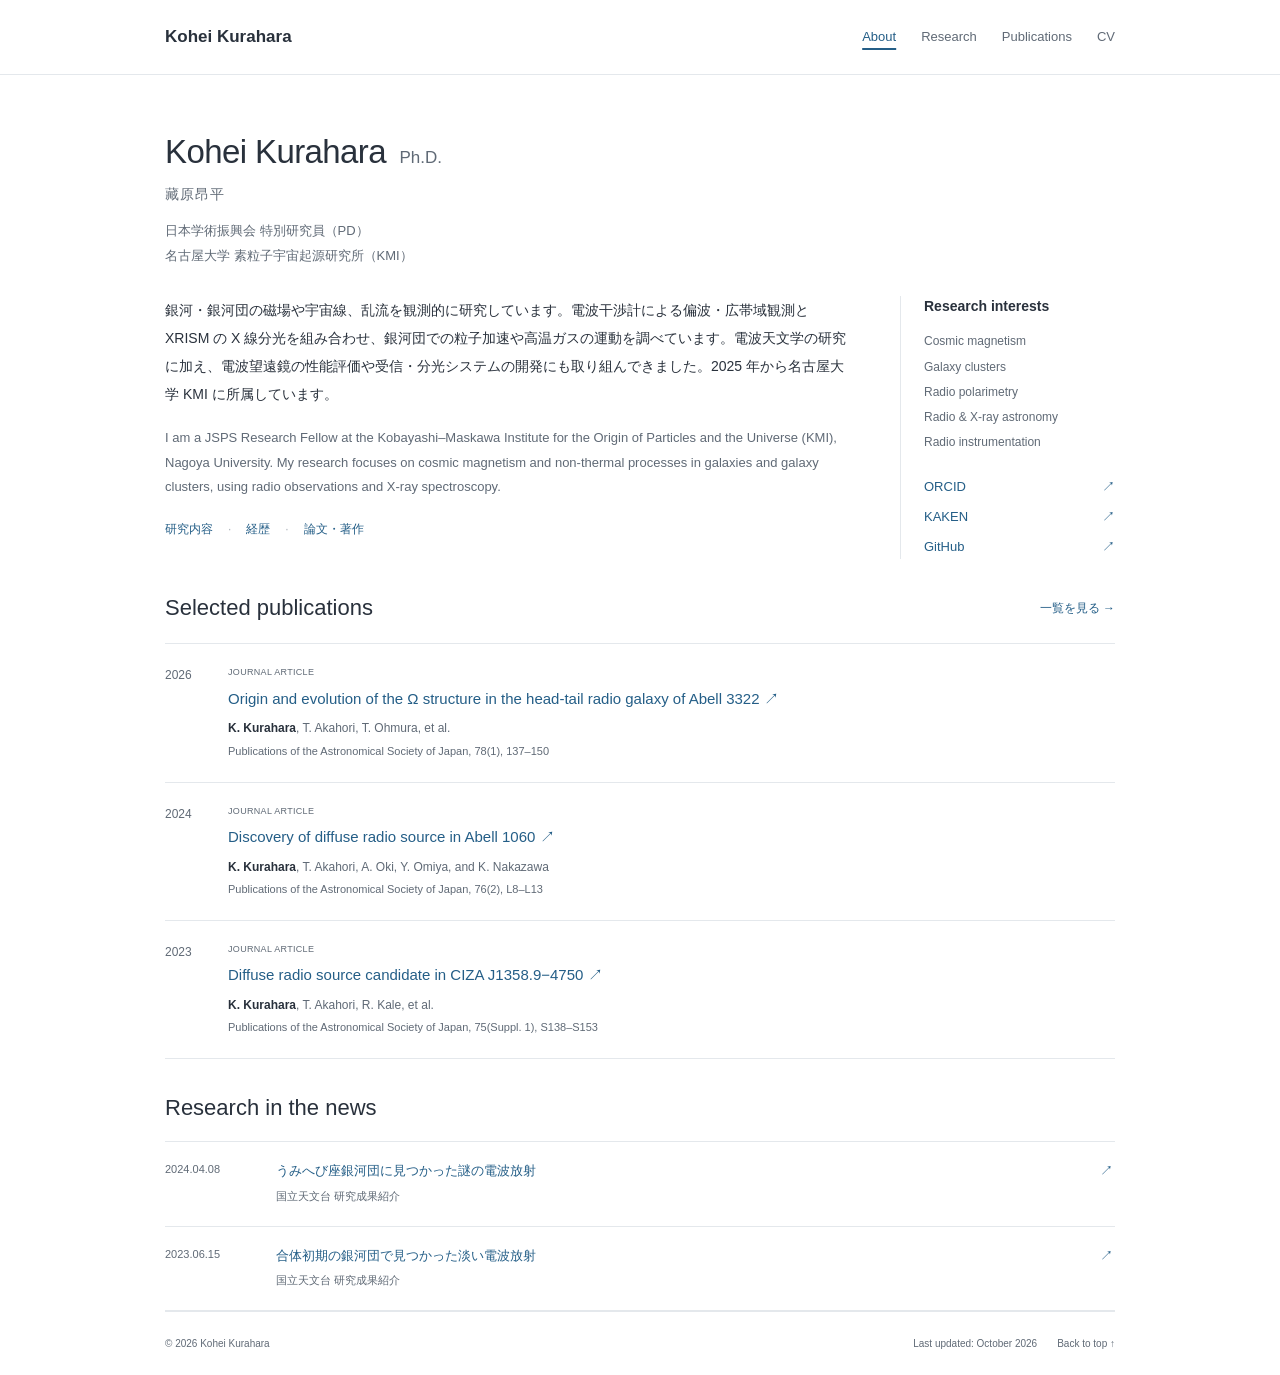
<file: index.html>
<!doctype html>
<html lang="ja">
  <head>
    <meta charset="utf-8" />
    <meta name="viewport" content="width=device-width, initial-scale=1" />
    <meta
      name="description"
      content="Kohei Kurahara — 名古屋大学KMI・日本学術振興会特別研究員（PD）。宇宙磁場、銀河団、電波・X線観測。"
    />
    <meta name="theme-color" content="#ffffff" />
    <meta property="og:type" content="website" />
    <meta property="og:title" content="Kohei Kurahara | Astrophysics" />
    <meta
      property="og:description"
      content="Kohei Kurahara の研究、経歴、論文、連絡先。"
    />
    <meta property="og:url" content="https://kurahrkh.github.io/" />
    <link rel="canonical" href="https://kurahrkh.github.io/" />
    <title>Kohei Kurahara | Astrophysics</title>
    <link rel="icon" href="favicon.svg" type="image/svg+xml" />
    <link rel="stylesheet" href="style.css" />
    <script src="script.js" defer></script>
  </head>
  <body>
    <a class="skip-link" href="#main">本文へ移動</a>
    <header class="site-header">
      <div class="header-inner">
        <a class="wordmark" href="index.html">Kohei Kurahara</a
        ><button
          class="menu-toggle"
          type="button"
          aria-controls="navigation"
          aria-expanded="false"
        >
          Menu <span aria-hidden="true">＋</span>
        </button>
        <nav
          id="navigation"
          class="navigation"
          aria-label="メインナビゲーション"
        >
          <a href="index.html" aria-current="page">About</a
          ><a href="research.html">Research</a
          ><a href="publications.html">Publications</a><a href="cv.html">CV</a>
        </nav>
      </div>
    </header>
    <main id="main">
      <section
        class="profile-overview container"
        id="about"
        aria-labelledby="profile-title"
      >
        <div class="profile-heading">
          <h1 id="profile-title">Kohei Kurahara <span>Ph.D.</span></h1>
          <p class="profile-name-ja" lang="ja">藏原昂平</p>
          <p class="position">
            日本学術振興会 特別研究員（PD）<br />名古屋大学
            素粒子宇宙起源研究所（KMI）
          </p>
        </div>
        <div class="profile-layout">
          <div class="biography">
            <p>
              銀河・銀河団の磁場や宇宙線、乱流を観測的に研究しています。電波干渉計による偏波・広帯域観測と
              XRISM の X
              線分光を組み合わせ、銀河団での粒子加速や高温ガスの運動を調べています。電波天文学の研究に加え、電波望遠鏡の性能評価や受信・分光システムの開発にも取り組んできました。2025
              年から名古屋大学 KMI に所属しています。
            </p>
            <p class="english-summary" lang="en">
              I am a JSPS Research Fellow at the Kobayashi–Maskawa Institute for
              the Origin of Particles and the Universe (KMI), Nagoya University.
              My research focuses on cosmic magnetism and non-thermal processes
              in galaxies and galaxy clusters, using radio observations and
              X-ray spectroscopy.
            </p>
            <p class="inline-links">
              <a href="research.html">研究内容</a><span>·</span
              ><a href="cv.html">経歴</a><span>·</span
              ><a href="publications.html">論文・著作</a>
            </p>
          </div>
          <aside class="profile-aside" aria-label="研究分野と外部プロフィール">
            <h2>Research interests</h2>
            <ul>
              <li>Cosmic magnetism</li>
              <li>Galaxy clusters</li>
              <li>Radio polarimetry</li>
              <li>Radio & X-ray astronomy</li>
              <li>Radio instrumentation</li>
            </ul>
            <div class="external-profiles">
              <a
                href="https://orcid.org/0000-0003-2955-1239"
                target="_blank"
                rel="noopener noreferrer"
                >ORCID <span aria-hidden="true">↗</span
                ><span class="sr-only">（新しいタブ）</span></a
              ><a
                href="https://kaken.nii.ac.jp/grant/KAKENHI-PROJECT-25KJ0162/"
                target="_blank"
                rel="noopener noreferrer"
                >KAKEN <span aria-hidden="true">↗</span
                ><span class="sr-only">（新しいタブ）</span></a
              ><a
                href="https://github.com/kurahrkh"
                target="_blank"
                rel="noopener noreferrer"
                >GitHub <span aria-hidden="true">↗</span
                ><span class="sr-only">（新しいタブ）</span></a
              >
            </div>
          </aside>
        </div>
      </section>
      <section class="home-section container" aria-labelledby="selected-title">
        <div class="section-heading">
          <h2 id="selected-title">Selected publications</h2>
          <a href="publications.html">一覧を見る →</a>
        </div>
        <ol class="publication-list">
          <li>
            <span class="pub-year">2026</span>
            <div>
              <span class="pub-type">JOURNAL ARTICLE</span>
              <h4>
                <a
                  href="https://doi.org/10.1093/pasj/psaf128"
                  target="_blank"
                  rel="noopener noreferrer"
                  >Origin and evolution of the Ω structure in the head-tail
                  radio galaxy of Abell 3322 <span aria-hidden="true">↗</span
                  ><span class="sr-only">（新しいタブ）</span></a
                >
              </h4>
              <p><strong>K. Kurahara</strong>, T. Akahori, T. Ohmura, et al.</p>
              <p class="pub-journal">
                Publications of the Astronomical Society of Japan, 78(1),
                137–150
              </p>
            </div>
          </li>
          <li>
            <span class="pub-year">2024</span>
            <div>
              <span class="pub-type">JOURNAL ARTICLE</span>
              <h4>
                <a
                  href="https://doi.org/10.1093/pasj/psae011"
                  target="_blank"
                  rel="noopener noreferrer"
                  >Discovery of diffuse radio source in Abell 1060
                  <span aria-hidden="true">↗</span
                  ><span class="sr-only">（新しいタブ）</span></a
                >
              </h4>
              <p>
                <strong>K. Kurahara</strong>, T. Akahori, A. Oki, Y. Omiya, and
                K. Nakazawa
              </p>
              <p class="pub-journal">
                Publications of the Astronomical Society of Japan, 76(2), L8–L13
              </p>
            </div>
          </li>
          <li>
            <span class="pub-year">2023</span>
            <div>
              <span class="pub-type">JOURNAL ARTICLE</span>
              <h4>
                <a
                  href="https://doi.org/10.1093/pasj/psac098"
                  target="_blank"
                  rel="noopener noreferrer"
                  >Diffuse radio source candidate in CIZA J1358.9−4750
                  <span aria-hidden="true">↗</span
                  ><span class="sr-only">（新しいタブ）</span></a
                >
              </h4>
              <p><strong>K. Kurahara</strong>, T. Akahori, R. Kale, et al.</p>
              <p class="pub-journal">
                Publications of the Astronomical Society of Japan, 75(Suppl. 1),
                S138–S153
              </p>
            </div>
          </li>
        </ol>
      </section>
      <section class="home-section container" aria-labelledby="news-title">
        <h2 id="news-title">Research in the news</h2>
        <div class="news-list">
          <a
            href="https://www.nao.ac.jp/news/science/2024/20240408-mizusawa.html"
            target="_blank"
            rel="noopener noreferrer"
            ><time datetime="2024-04-08">2024.04.08</time
            ><span
              >うみへび座銀河団に見つかった謎の電波放射<br /><small
                >国立天文台 研究成果紹介</small
              ></span
            ><span aria-hidden="true">↗</span
            ><span class="sr-only">（新しいタブ）</span></a
          ><a
            href="https://www.nao.ac.jp/news/science/2023/20230615-mizusawa.html"
            target="_blank"
            rel="noopener noreferrer"
            ><time datetime="2023-06-15">2023.06.15</time
            ><span
              >合体初期の銀河団で見つかった淡い電波放射<br /><small
                >国立天文台 研究成果紹介</small
              ></span
            ><span aria-hidden="true">↗</span
            ><span class="sr-only">（新しいタブ）</span></a
          >
        </div>
      </section>
    </main>
    <footer class="site-footer container">
      <p>© <span id="year">2026</span> Kohei Kurahara</p>
      <p>Last updated: October 2026</p>
      <a href="#main">Back to top ↑</a>
    </footer>
  </body>
</html>
</file>
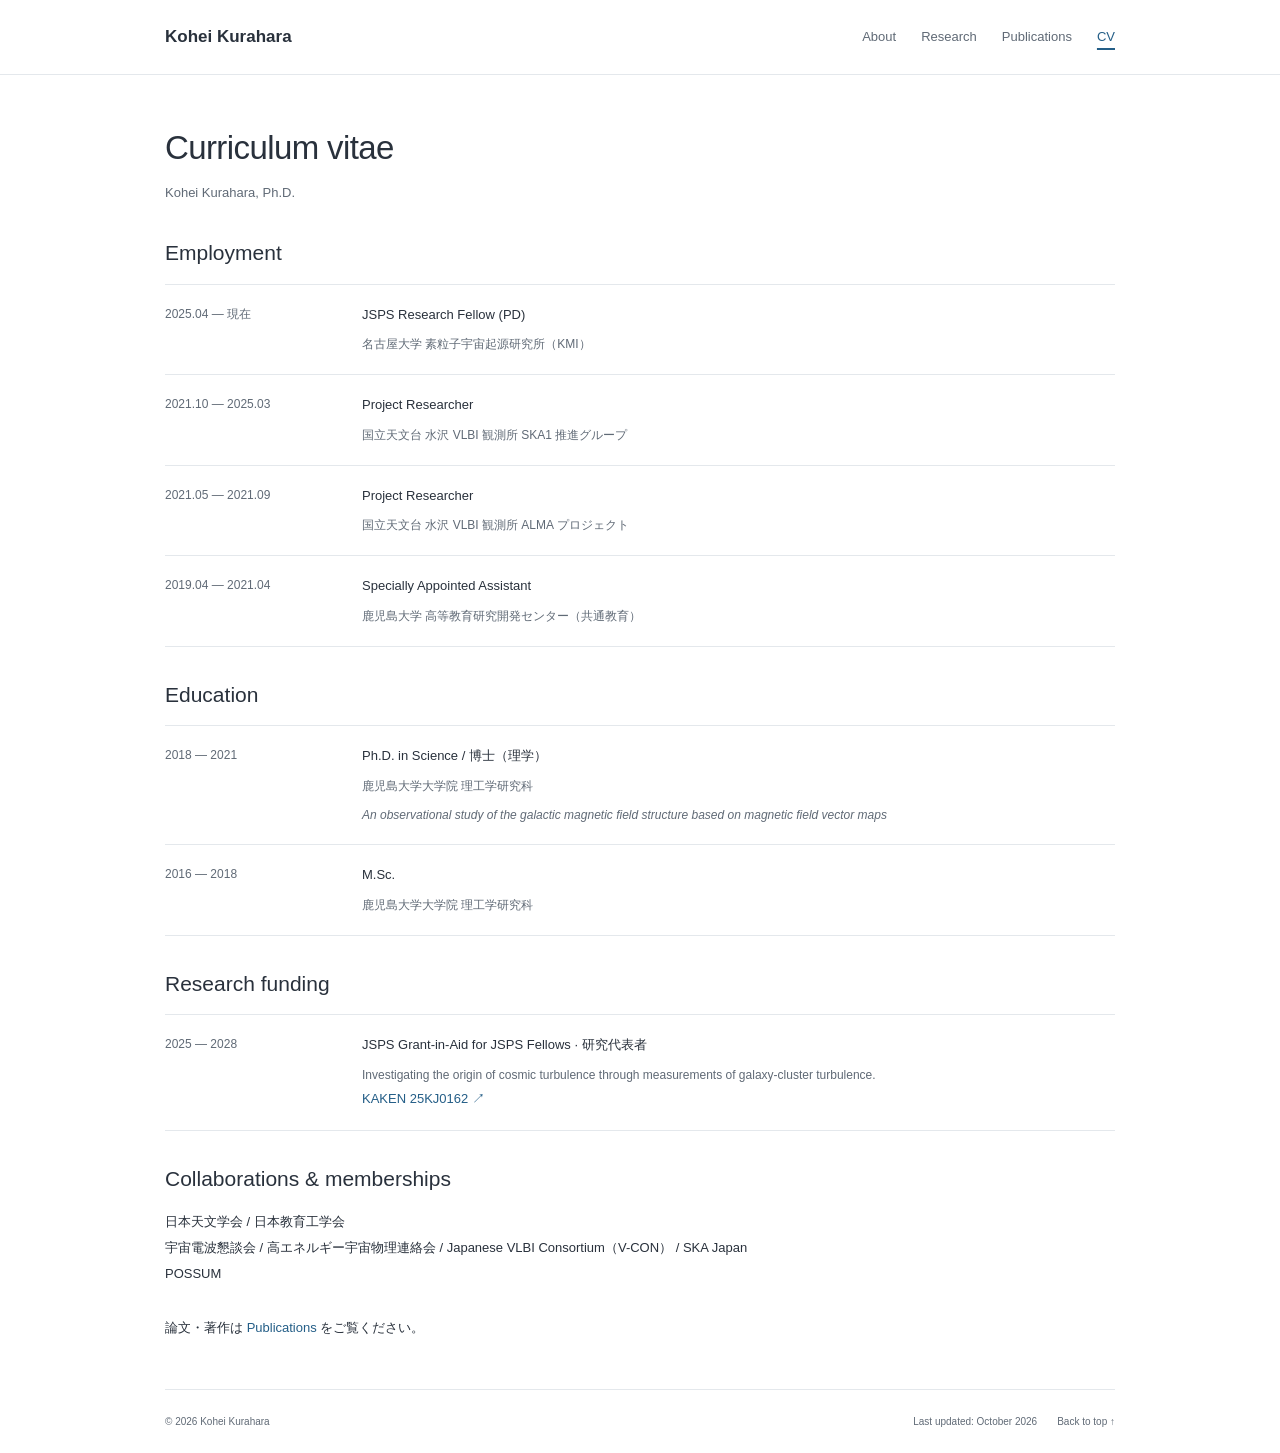
<file: cv.html>
<!doctype html>
<html lang="ja">
  <head>
    <meta charset="utf-8" />
    <meta name="viewport" content="width=device-width, initial-scale=1" />
    <meta
      name="description"
      content="Kohei Kurahara — 名古屋大学KMI・日本学術振興会特別研究員（PD）。宇宙磁場、銀河団、電波・X線観測。"
    />
    <meta name="theme-color" content="#ffffff" />
    <meta property="og:type" content="website" />
    <meta property="og:title" content="CV | Kohei Kurahara" />
    <meta
      property="og:description"
      content="Kohei Kurahara の研究、経歴、論文、連絡先。"
    />
    <meta property="og:url" content="https://kurahrkh.github.io/cv.html" />
    <link rel="canonical" href="https://kurahrkh.github.io/cv.html" />
    <title>CV | Kohei Kurahara</title>
    <link rel="icon" href="favicon.svg" type="image/svg+xml" />
    <link rel="stylesheet" href="style.css" />
    <script src="script.js" defer></script>
  </head>
  <body>
    <a class="skip-link" href="#main">本文へ移動</a>
    <header class="site-header">
      <div class="header-inner">
        <a class="wordmark" href="index.html">Kohei Kurahara</a
        ><button
          class="menu-toggle"
          type="button"
          aria-controls="navigation"
          aria-expanded="false"
        >
          Menu <span aria-hidden="true">＋</span>
        </button>
        <nav
          id="navigation"
          class="navigation"
          aria-label="メインナビゲーション"
        >
          <a href="index.html">About</a><a href="research.html">Research</a
          ><a href="publications.html">Publications</a
          ><a href="cv.html" aria-current="page">CV</a>
        </nav>
      </div>
    </header>
    <main id="main">
      <section class="document-page container" aria-labelledby="cv-title">
        <h1 id="cv-title">Curriculum vitae</h1>
        <p class="page-description">Kohei Kurahara, Ph.D.</p>
        <h2>Employment</h2>
        <dl class="cv-list">
          <div>
            <dt>2025.04 — 現在</dt>
            <dd>
              <strong>JSPS Research Fellow (PD)</strong>
              <p>名古屋大学 素粒子宇宙起源研究所（KMI）</p>
            </dd>
          </div>
          <div>
            <dt>2021.10 — 2025.03</dt>
            <dd>
              <strong>Project Researcher</strong>
              <p>国立天文台 水沢 VLBI 観測所 SKA1 推進グループ</p>
            </dd>
          </div>
          <div>
            <dt>2021.05 — 2021.09</dt>
            <dd>
              <strong>Project Researcher</strong>
              <p>国立天文台 水沢 VLBI 観測所 ALMA プロジェクト</p>
            </dd>
          </div>
          <div>
            <dt>2019.04 — 2021.04</dt>
            <dd>
              <strong>Specially Appointed Assistant</strong>
              <p>鹿児島大学 高等教育研究開発センター（共通教育）</p>
            </dd>
          </div>
        </dl>
        <h2>Education</h2>
        <dl class="cv-list">
          <div>
            <dt>2018 — 2021</dt>
            <dd>
              <strong>Ph.D. in Science / 博士（理学）</strong>
              <p>鹿児島大学大学院 理工学研究科</p>
              <p class="thesis" lang="en">
                An observational study of the galactic magnetic field structure
                based on magnetic field vector maps
              </p>
            </dd>
          </div>
          <div>
            <dt>2016 — 2018</dt>
            <dd>
              <strong>M.Sc.</strong>
              <p>鹿児島大学大学院 理工学研究科</p>
            </dd>
          </div>
        </dl>
        <h2>Research funding</h2>
        <dl class="cv-list">
          <div>
            <dt>2025 — 2028</dt>
            <dd>
              <strong>JSPS Grant-in-Aid for JSPS Fellows · 研究代表者</strong>
              <p>
                Investigating the origin of cosmic turbulence through
                measurements of galaxy-cluster turbulence.
              </p>
              <a
                href="https://kaken.nii.ac.jp/grant/KAKENHI-PROJECT-25KJ0162/"
                target="_blank"
                rel="noopener noreferrer"
                >KAKEN 25KJ0162 ↗<span class="sr-only">（新しいタブ）</span></a
              >
            </dd>
          </div>
        </dl>
        <h2>Collaborations & memberships</h2>
        <p class="cv-text">
          日本天文学会 / 日本教育工学会<br />宇宙電波懇談会 /
          高エネルギー宇宙物理連絡会 / Japanese VLBI Consortium（V-CON） / SKA
          Japan<br />POSSUM
        </p>
        <p class="cv-note">
          論文・著作は
          <a href="publications.html">Publications</a> をご覧ください。
        </p>
      </section>
    </main>
    <footer class="site-footer container">
      <p>© <span id="year">2026</span> Kohei Kurahara</p>
      <p>Last updated: October 2026</p>
      <a href="#main">Back to top ↑</a>
    </footer>
  </body>
</html>
</file>
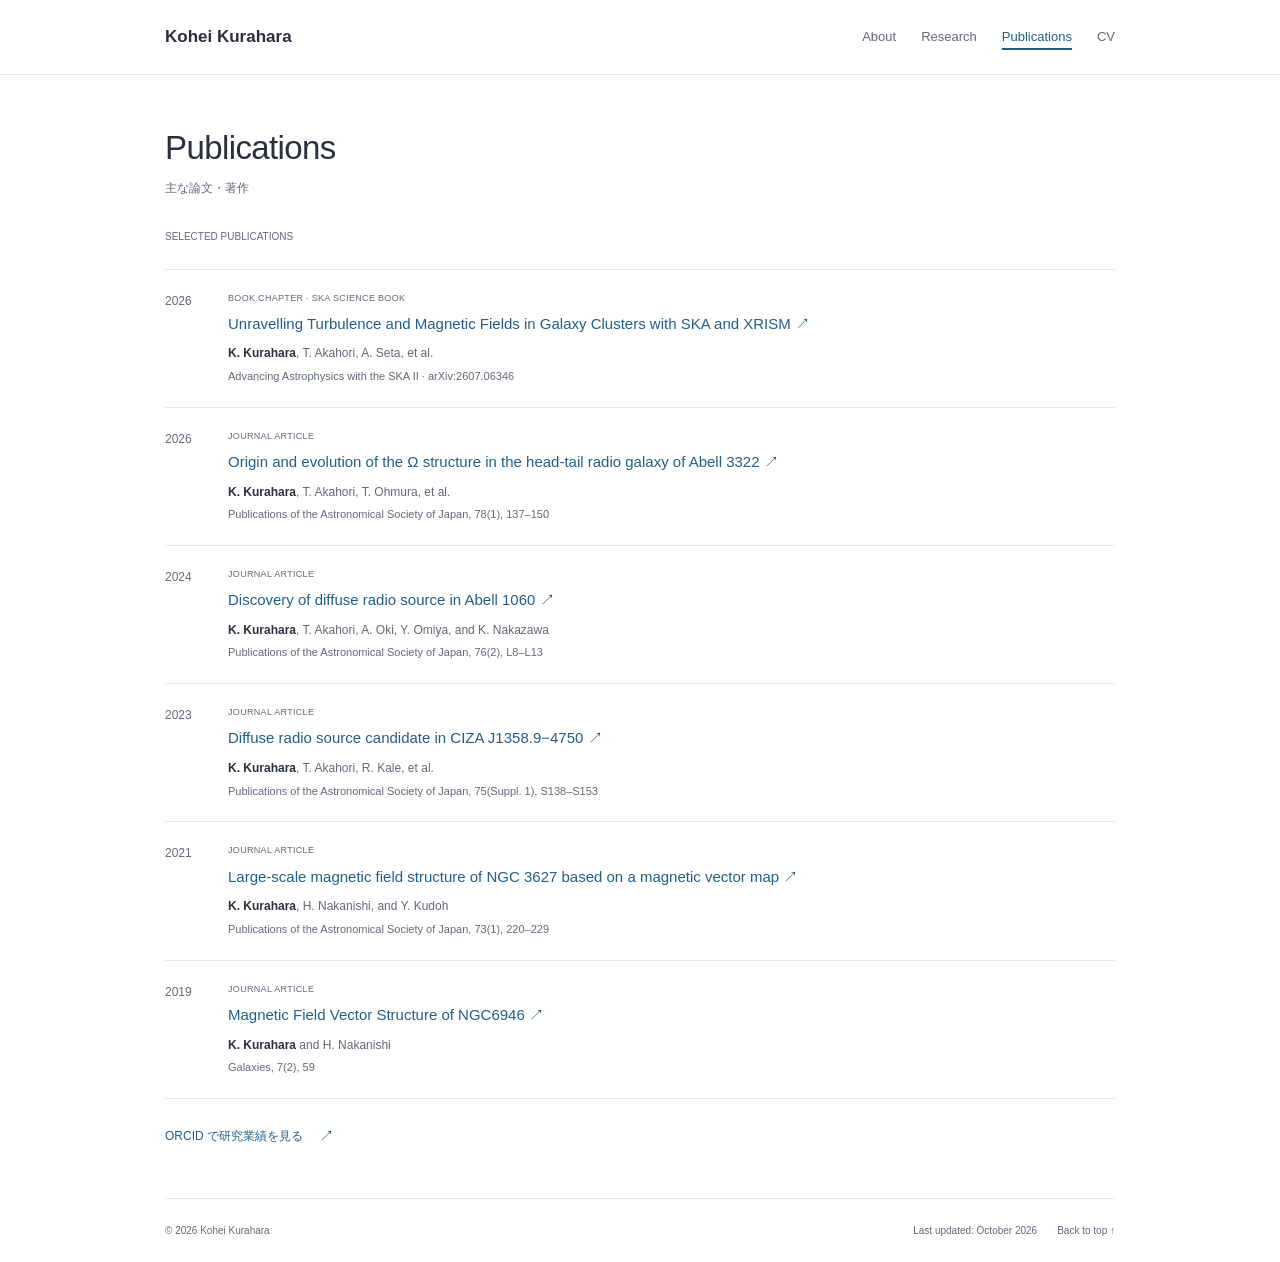
<file: publications.html>
<!doctype html>
<html lang="ja">
  <head>
    <meta charset="utf-8" />
    <meta name="viewport" content="width=device-width, initial-scale=1" />
    <meta
      name="description"
      content="Kohei Kurahara — 名古屋大学KMI・日本学術振興会特別研究員（PD）。宇宙磁場、銀河団、電波・X線観測。"
    />
    <meta name="theme-color" content="#ffffff" />
    <meta property="og:type" content="website" />
    <meta property="og:title" content="Publications | Kohei Kurahara" />
    <meta
      property="og:description"
      content="Kohei Kurahara の研究、経歴、論文、連絡先。"
    />
    <meta
      property="og:url"
      content="https://kurahrkh.github.io/publications.html"
    />
    <link rel="canonical" href="https://kurahrkh.github.io/publications.html" />
    <title>Publications | Kohei Kurahara</title>
    <link rel="icon" href="favicon.svg" type="image/svg+xml" />
    <link rel="stylesheet" href="style.css" />
    <script src="script.js" defer></script>
  </head>
  <body>
    <a class="skip-link" href="#main">本文へ移動</a>
    <header class="site-header">
      <div class="header-inner">
        <a class="wordmark" href="index.html">Kohei Kurahara</a
        ><button
          class="menu-toggle"
          type="button"
          aria-controls="navigation"
          aria-expanded="false"
        >
          Menu <span aria-hidden="true">＋</span>
        </button>
        <nav
          id="navigation"
          class="navigation"
          aria-label="メインナビゲーション"
        >
          <a href="index.html">About</a><a href="research.html">Research</a
          ><a href="publications.html" aria-current="page">Publications</a
          ><a href="cv.html">CV</a>
        </nav>
      </div>
    </header>
    <main id="main">
      <section
        class="section"
        id="publications"
        aria-labelledby="publications-title"
      >
        <div class="container section-layout">
          <div class="section-label">
            <h1 id="publications-title">Publications</h1>
            <span class="section-ja">主な論文・著作</span>
          </div>
          <div class="section-body">
            <div class="publication-heading">
              <span class="small-label">SELECTED PUBLICATIONS</span>
            </div>
            <ol class="publication-list">
              <li>
                <span class="pub-year">2026</span>
                <div>
                  <span class="pub-type">BOOK CHAPTER · SKA SCIENCE BOOK</span>
                  <h4>
                    <a
                      href="https://arxiv.org/abs/2607.06346"
                      target="_blank"
                      rel="noopener noreferrer"
                      >Unravelling Turbulence and Magnetic Fields in Galaxy
                      Clusters with SKA and XRISM
                      <span aria-hidden="true">↗</span
                      ><span class="sr-only">（新しいタブ）</span></a
                    >
                  </h4>
                  <p>
                    <strong>K. Kurahara</strong>, T. Akahori, A. Seta, et al.
                  </p>
                  <p class="pub-journal">
                    Advancing Astrophysics with the SKA II · arXiv:2607.06346
                  </p>
                </div>
              </li>
              <li>
                <span class="pub-year">2026</span>
                <div>
                  <span class="pub-type">JOURNAL ARTICLE</span>
                  <h4>
                    <a
                      href="https://doi.org/10.1093/pasj/psaf128"
                      target="_blank"
                      rel="noopener noreferrer"
                      >Origin and evolution of the Ω structure in the head-tail
                      radio galaxy of Abell 3322
                      <span aria-hidden="true">↗</span
                      ><span class="sr-only">（新しいタブ）</span></a
                    >
                  </h4>
                  <p>
                    <strong>K. Kurahara</strong>, T. Akahori, T. Ohmura, et al.
                  </p>
                  <p class="pub-journal">
                    Publications of the Astronomical Society of Japan, 78(1),
                    137–150
                  </p>
                </div>
              </li>
              <li>
                <span class="pub-year">2024</span>
                <div>
                  <span class="pub-type">JOURNAL ARTICLE</span>
                  <h4>
                    <a
                      href="https://doi.org/10.1093/pasj/psae011"
                      target="_blank"
                      rel="noopener noreferrer"
                      >Discovery of diffuse radio source in Abell 1060
                      <span aria-hidden="true">↗</span
                      ><span class="sr-only">（新しいタブ）</span></a
                    >
                  </h4>
                  <p>
                    <strong>K. Kurahara</strong>, T. Akahori, A. Oki, Y. Omiya,
                    and K. Nakazawa
                  </p>
                  <p class="pub-journal">
                    Publications of the Astronomical Society of Japan, 76(2),
                    L8–L13
                  </p>
                </div>
              </li>
              <li>
                <span class="pub-year">2023</span>
                <div>
                  <span class="pub-type">JOURNAL ARTICLE</span>
                  <h4>
                    <a
                      href="https://doi.org/10.1093/pasj/psac098"
                      target="_blank"
                      rel="noopener noreferrer"
                      >Diffuse radio source candidate in CIZA J1358.9−4750
                      <span aria-hidden="true">↗</span
                      ><span class="sr-only">（新しいタブ）</span></a
                    >
                  </h4>
                  <p>
                    <strong>K. Kurahara</strong>, T. Akahori, R. Kale, et al.
                  </p>
                  <p class="pub-journal">
                    Publications of the Astronomical Society of Japan, 75(Suppl.
                    1), S138–S153
                  </p>
                </div>
              </li>
              <li>
                <span class="pub-year">2021</span>
                <div>
                  <span class="pub-type">JOURNAL ARTICLE</span>
                  <h4>
                    <a
                      href="https://doi.org/10.1093/pasj/psaa116"
                      target="_blank"
                      rel="noopener noreferrer"
                      >Large-scale magnetic field structure of NGC 3627 based on
                      a magnetic vector map <span aria-hidden="true">↗</span
                      ><span class="sr-only">（新しいタブ）</span></a
                    >
                  </h4>
                  <p>
                    <strong>K. Kurahara</strong>, H. Nakanishi, and Y. Kudoh
                  </p>
                  <p class="pub-journal">
                    Publications of the Astronomical Society of Japan, 73(1),
                    220–229
                  </p>
                </div>
              </li>
              <li>
                <span class="pub-year">2019</span>
                <div>
                  <span class="pub-type">JOURNAL ARTICLE</span>
                  <h4>
                    <a
                      href="https://doi.org/10.3390/galaxies7020059"
                      target="_blank"
                      rel="noopener noreferrer"
                      >Magnetic Field Vector Structure of NGC6946
                      <span aria-hidden="true">↗</span
                      ><span class="sr-only">（新しいタブ）</span></a
                    >
                  </h4>
                  <p><strong>K. Kurahara</strong> and H. Nakanishi</p>
                  <p class="pub-journal">Galaxies, 7(2), 59</p>
                </div>
              </li>
            </ol>
            <a
              class="text-link more-publications"
              href="https://orcid.org/0000-0003-2955-1239"
              target="_blank"
              rel="noopener noreferrer"
              >ORCID で研究業績を見る
              <span class="link-arrow" aria-hidden="true">↗</span
              ><span class="sr-only">（新しいタブ）</span></a
            >
          </div>
        </div>
      </section>
    </main>
    <footer class="site-footer container">
      <p>© <span id="year">2026</span> Kohei Kurahara</p>
      <p>Last updated: October 2026</p>
      <a href="#main">Back to top ↑</a>
    </footer>
  </body>
</html>
</file>
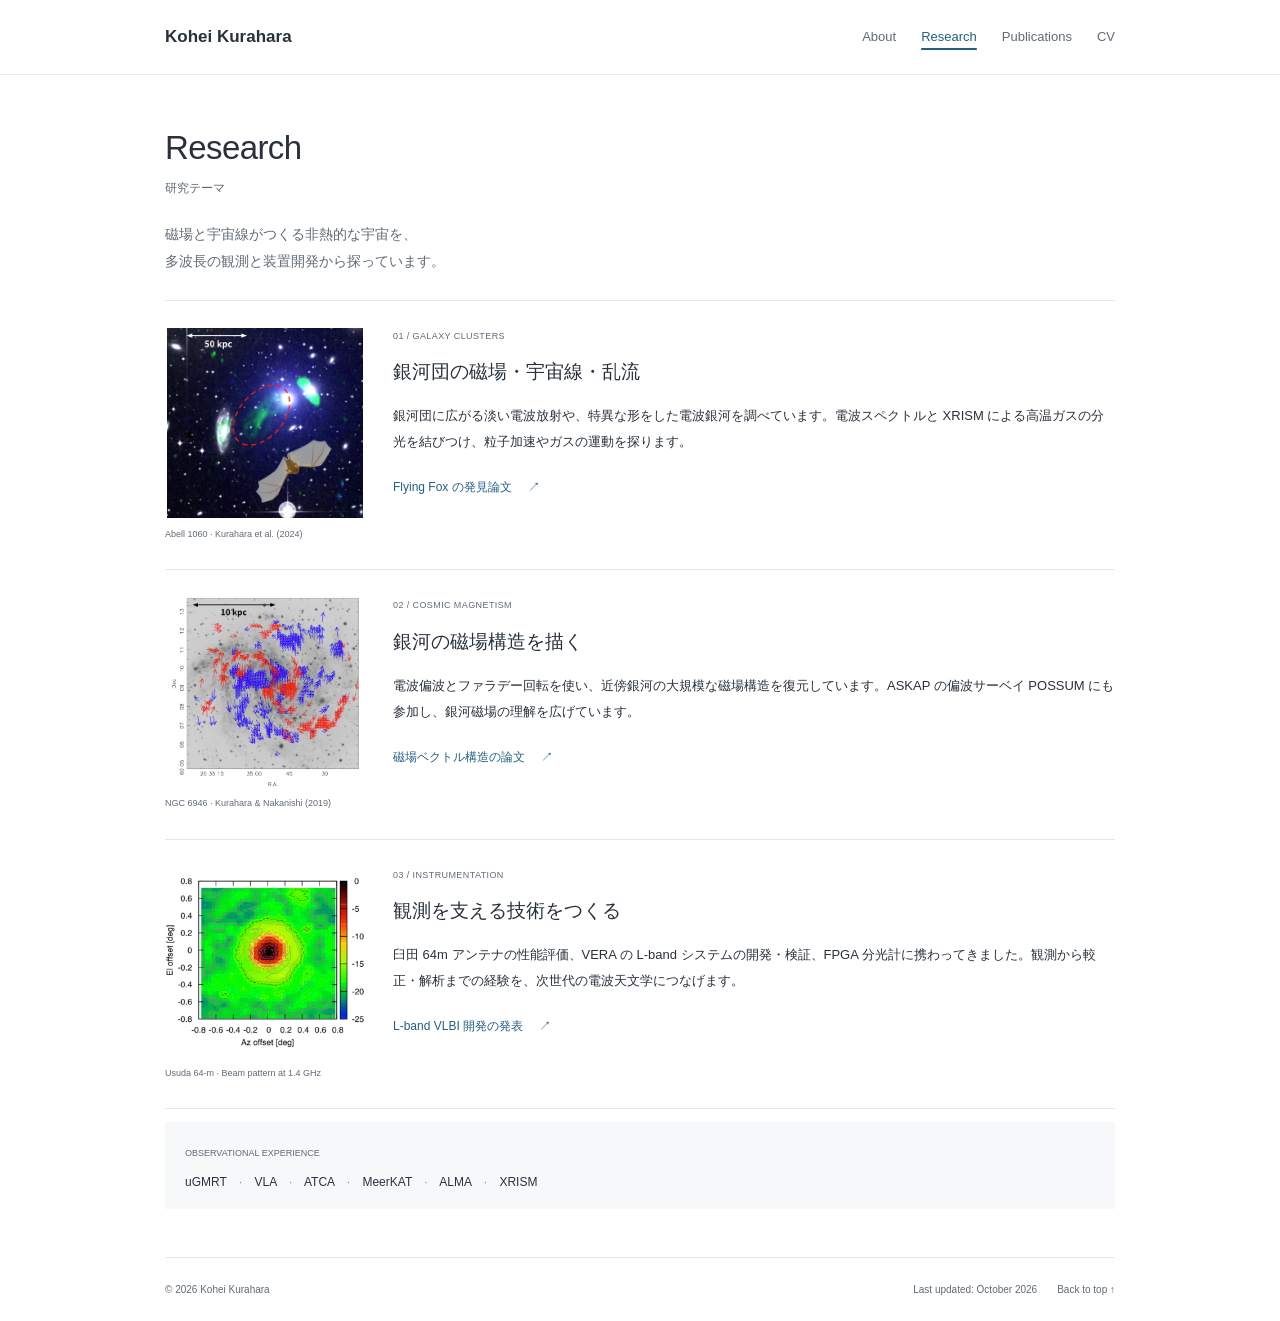
<file: research.html>
<!doctype html>
<html lang="ja">
  <head>
    <meta charset="utf-8" />
    <meta name="viewport" content="width=device-width, initial-scale=1" />
    <meta
      name="description"
      content="Kohei Kurahara — 名古屋大学KMI・日本学術振興会特別研究員（PD）。宇宙磁場、銀河団、電波・X線観測。"
    />
    <meta name="theme-color" content="#ffffff" />
    <meta property="og:type" content="website" />
    <meta property="og:title" content="Research | Kohei Kurahara" />
    <meta
      property="og:description"
      content="Kohei Kurahara の研究、経歴、論文、連絡先。"
    />
    <meta
      property="og:url"
      content="https://kurahrkh.github.io/research.html"
    />
    <link rel="canonical" href="https://kurahrkh.github.io/research.html" />
    <title>Research | Kohei Kurahara</title>
    <link rel="icon" href="favicon.svg" type="image/svg+xml" />
    <link rel="stylesheet" href="style.css" />
    <script src="script.js" defer></script>
  </head>
  <body>
    <a class="skip-link" href="#main">本文へ移動</a>
    <header class="site-header">
      <div class="header-inner">
        <a class="wordmark" href="index.html">Kohei Kurahara</a
        ><button
          class="menu-toggle"
          type="button"
          aria-controls="navigation"
          aria-expanded="false"
        >
          Menu <span aria-hidden="true">＋</span>
        </button>
        <nav
          id="navigation"
          class="navigation"
          aria-label="メインナビゲーション"
        >
          <a href="index.html">About</a
          ><a href="research.html" aria-current="page">Research</a
          ><a href="publications.html">Publications</a><a href="cv.html">CV</a>
        </nav>
      </div>
    </header>
    <main id="main">
      <section
        class="section research-section"
        id="research"
        aria-labelledby="research-title"
      >
        <div class="container">
          <div class="section-layout research-intro">
            <div class="section-label">
              <h1 id="research-title">Research</h1>
              <span class="section-ja">研究テーマ</span>
            </div>
            <div class="section-body section-intro">
              <p>
                磁場と宇宙線がつくる非熱的な宇宙を、<br />多波長の観測と装置開発から探っています。
              </p>
            </div>
          </div>
          <div class="research-grid">
            <article class="research-card">
              <figure>
                <img
                  src="assets/abell1060.png"
                  alt="Abell 1060 の電波・X線・可視光の合成画像。破線の楕円が広がった電波源 Flying Fox を示す。"
                  width="894"
                  height="864"
                  loading="lazy"
                />
                <figcaption>Abell 1060 · Kurahara et al. (2024)</figcaption>
              </figure>
              <div class="research-card-body">
                <p class="eyebrow">01 / GALAXY CLUSTERS</p>
                <h3>銀河団の磁場・宇宙線・乱流</h3>
                <p>
                  銀河団に広がる淡い電波放射や、特異な形をした電波銀河を調べています。電波スペクトルと
                  XRISM
                  による高温ガスの分光を結びつけ、粒子加速やガスの運動を探ります。
                </p>
                <a
                  class="text-link"
                  href="https://doi.org/10.1093/pasj/psae011"
                  target="_blank"
                  rel="noopener noreferrer"
                  >Flying Fox の発見論文 <span aria-hidden="true">↗</span
                  ><span class="sr-only">（新しいタブ）</span></a
                >
              </div>
            </article>
            <article class="research-card">
              <figure>
                <img
                  src="assets/ngc6946.png"
                  alt="NGC 6946 の磁場ベクトルマップ。銀河円盤上の磁場の方向を赤と青の矢印で示す。"
                  width="919"
                  height="930"
                  loading="lazy"
                />
                <figcaption>NGC 6946 · Kurahara & Nakanishi (2019)</figcaption>
              </figure>
              <div class="research-card-body">
                <p class="eyebrow">02 / COSMIC MAGNETISM</p>
                <h3>銀河の磁場構造を描く</h3>
                <p>
                  電波偏波とファラデー回転を使い、近傍銀河の大規模な磁場構造を復元しています。ASKAP
                  の偏波サーベイ POSSUM
                  にも参加し、銀河磁場の理解を広げています。
                </p>
                <a
                  class="text-link"
                  href="https://doi.org/10.3390/galaxies7020059"
                  target="_blank"
                  rel="noopener noreferrer"
                  >磁場ベクトル構造の論文 <span aria-hidden="true">↗</span
                  ><span class="sr-only">（新しいタブ）</span></a
                >
              </div>
            </article>
            <article class="research-card">
              <figure>
                <img
                  src="assets/usuda-beam.png"
                  alt="臼田64mアンテナの1.4 GHzにおけるビームパターン。方位角と仰角のずれに対する応答を示す。"
                  width="1248"
                  height="1074"
                  loading="lazy"
                />
                <figcaption>Usuda 64-m · Beam pattern at 1.4 GHz</figcaption>
              </figure>
              <div class="research-card-body">
                <p class="eyebrow">03 / INSTRUMENTATION</p>
                <h3>観測を支える技術をつくる</h3>
                <p>
                  臼田 64m アンテナの性能評価、VERA の L-band
                  システムの開発・検証、FPGA
                  分光計に携わってきました。観測から較正・解析までの経験を、次世代の電波天文学につなげます。
                </p>
                <a
                  class="text-link"
                  href="https://doi.org/10.46620/URSIGASS.2023.0698.NZQX9562"
                  target="_blank"
                  rel="noopener noreferrer"
                  >L-band VLBI 開発の発表 <span aria-hidden="true">↗</span
                  ><span class="sr-only">（新しいタブ）</span></a
                >
              </div>
            </article>
          </div>
          <div class="facility-strip">
            <span>OBSERVATIONAL EXPERIENCE</span>
            <p>
              uGMRT <span>·</span> VLA <span>·</span> ATCA
              <span>·</span> MeerKAT <span>·</span> ALMA <span>·</span> XRISM
            </p>
          </div>
        </div>
      </section>
    </main>
    <footer class="site-footer container">
      <p>© <span id="year">2026</span> Kohei Kurahara</p>
      <p>Last updated: October 2026</p>
      <a href="#main">Back to top ↑</a>
    </footer>
  </body>
</html>
</file>
<file: style.css>
@charset "UTF-8";
:root {
  --ink: #29313c;
  --muted: #606a76;
  --link: #245e87;
  --line: #e4e8ec;
  --soft: #f6f8fa;
}
* {
  box-sizing: border-box;
}
html {
  scroll-padding-top: 90px;
}
body {
  margin: 0;
  background: #fff;
  color: var(--ink);
  font-family:
    -apple-system, BlinkMacSystemFont, "Segoe UI", "Helvetica Neue", Arial,
    "Hiragino Kaku Gothic ProN", Meiryo, sans-serif;
  font-size: 15px;
  line-height: 1.9;
}
a {
  color: var(--link);
  text-decoration: none;
}
a:hover {
  text-decoration: underline;
  text-underline-offset: 3px;
}
a:focus-visible,
button:focus-visible {
  outline: 2px solid var(--link);
  outline-offset: 5px;
}
h1,
h2,
h3,
h4,
p,
figure {
  margin: 0;
}
.container,
.header-inner {
  width: min(950px, calc(100% - 56px));
  margin-inline: auto;
}
.sr-only {
  position: absolute;
  width: 1px;
  height: 1px;
  overflow: hidden;
  clip-path: inset(50%);
  white-space: nowrap;
}
.skip-link {
  position: fixed;
  top: -100px;
  left: 15px;
  z-index: 100;
  padding: 10px 20px;
  background: var(--ink);
  color: white;
}
.skip-link:focus {
  top: 10px;
}
.site-header {
  position: sticky;
  top: 0;
  z-index: 20;
  background: rgb(255 255 255 / 0.98);
  border-bottom: 1px solid var(--line);
}
.header-inner {
  min-height: 74px;
  display: flex;
  align-items: center;
  justify-content: space-between;
  gap: 25px;
}
.wordmark {
  font-size: 17px;
  font-weight: 600;
  color: var(--ink);
}
.navigation {
  display: flex;
  gap: 25px;
  font-size: 13px;
}
.navigation a {
  padding: 10px 0;
  color: var(--muted);
}
.navigation a[aria-current="page"] {
  color: var(--link);
  text-decoration: underline;
  text-underline-offset: 7px;
  text-decoration-thickness: 2px;
}
.menu-toggle {
  display: none;
}
main {
  min-height: calc(100vh - 160px);
}
h1 {
  font-size: 33px;
  line-height: 1.5;
  font-weight: 500;
  letter-spacing: -0.6px;
}
h2 {
  font-size: 22px;
  font-weight: 500;
  line-height: 1.5;
}
.profile-overview {
  padding-top: 52px;
}
.profile-heading h1 span {
  font-size: 17px;
  color: var(--muted);
  margin-left: 5px;
  letter-spacing: 0;
}
.profile-name-ja {
  margin-top: 4px;
  font-size: 14px;
  color: var(--muted);
  letter-spacing: 0.08em;
}
.position {
  font-size: 13px;
  color: var(--muted);
  margin-top: 12px;
  line-height: 1.9;
}
.profile-layout {
  display: grid;
  grid-template-columns: minmax(0, 1fr) 215px;
  gap: 46px;
  margin-top: 28px;
}
.biography p {
  margin-bottom: 18px;
  font-size: 14px;
  line-height: 2;
}
.biography .english-summary {
  color: var(--muted);
  font-size: 13px;
  line-height: 1.85;
}
.profile-aside {
  border-left: 1px solid var(--line);
  padding-left: 23px;
  align-self: start;
}
.profile-aside h2 {
  font-size: 14px;
  font-weight: 600;
}
.profile-aside ul {
  list-style: none;
  padding: 0;
  margin: 12px 0 20px;
  font-size: 12px;
  color: var(--muted);
  line-height: 2.1;
}
.external-profiles {
  display: grid;
  gap: 5px;
  font-size: 13px;
}
.external-profiles a {
  display: flex;
  justify-content: space-between;
  gap: 15px;
}
.inline-links {
  display: flex;
  flex-wrap: wrap;
  gap: 15px;
  font-size: 12px !important;
}
.inline-links span {
  color: #adb4bb;
}
.home-section {
  margin-top: 32px;
}
.section-heading {
  display: flex;
  align-items: center;
  justify-content: space-between;
  gap: 20px;
}
.section-heading > a {
  font-size: 12px;
  white-space: nowrap;
}
.publication-list {
  padding: 0;
  list-style: none;
  margin: 19px 0 0;
  border-top: 1px solid var(--line);
}
.publication-list li {
  display: grid;
  grid-template-columns: 45px minmax(0, 1fr);
  gap: 18px;
  padding: 20px 0;
  border-bottom: 1px solid var(--line);
}
.pub-year {
  font-size: 12px;
  color: var(--muted);
  font-variant-numeric: tabular-nums;
}
.pub-type {
  display: block;
  font-size: 9px;
  color: var(--muted);
  letter-spacing: 0.035em;
}
.publication-list h4 {
  font-size: 15px;
  font-weight: 500;
  line-height: 1.65;
  margin-top: 5px;
}
.publication-list p {
  font-size: 12px;
  color: var(--muted);
  line-height: 1.8;
  margin-top: 7px;
}
.publication-list strong {
  font-weight: 600;
  color: var(--ink);
}
.publication-list .pub-journal {
  font-size: 11px;
  margin-top: 2px;
}
.more-publications {
  display: inline-flex;
  align-items: center;
  gap: 15px;
  font-size: 13px;
  margin-top: 23px;
}
.link-arrow {
  font-size: 15px;
}
.news-list {
  margin-top: 17px;
}
.news-list > a {
  display: grid;
  grid-template-columns: 95px 1fr 15px;
  gap: 16px;
  border-top: 1px solid var(--line);
  padding: 17px 0;
  font-size: 13px;
}
.news-list > a:last-child {
  border-bottom: 1px solid var(--line);
}
.news-list time,
.news-list small {
  font-size: 11px;
  color: var(--muted);
}
.contact-section {
  margin-block: 35px 40px;
}
.contact-section > p {
  font-size: 13px;
  color: var(--muted);
  margin-top: 12px;
}
.contact-email {
  display: inline-block;
  font-size: 14px;
  overflow-wrap: anywhere;
  margin-top: 7px;
}
.site-footer {
  display: flex;
  align-items: center;
  gap: 20px;
  padding-block: 22px;
  border-top: 1px solid var(--line);
  color: var(--muted);
  font-size: 10px;
}
.site-footer > p:nth-child(2) {
  margin-left: auto;
}
.site-footer > a {
  color: var(--muted);
}
.section {
  padding-block: 48px;
}
.section-label {
  display: block;
}
.section-ja {
  color: var(--muted);
  font-size: 12px;
}
.section-intro > p {
  font-size: 14px;
  color: var(--muted);
  margin-top: 20px;
}
.research-grid {
  margin-top: 26px;
}
.research-card {
  display: grid;
  grid-template-columns: 200px minmax(0, 1fr);
  gap: 28px;
  border-top: 1px solid var(--line);
  padding-block: 27px;
}
.research-card:last-child {
  border-bottom: 1px solid var(--line);
}
.research-card img {
  display: block;
  width: 100%;
  height: 190px;
  object-fit: contain;
}
.research-card figcaption {
  color: var(--muted);
  font-size: 9px;
  line-height: 1.7;
  margin-top: 9px;
}
.eyebrow {
  color: var(--muted);
  font-size: 9px;
  letter-spacing: 0.045em;
}
.research-card h3 {
  font-size: 19px;
  font-weight: 500;
  margin-top: 9px;
}
.research-card-body > p:not(.eyebrow) {
  font-size: 13px;
  line-height: 2;
  margin-block: 13px 17px;
}
.text-link {
  display: inline-flex;
  align-items: center;
  gap: 16px;
  font-size: 12px;
}
.facility-strip {
  background: var(--soft);
  padding: 15px 20px;
  margin-top: 13px;
}
.facility-strip > span {
  font-size: 9px;
  color: var(--muted);
}
.facility-strip p {
  font-size: 12px;
  line-height: 2;
  margin-top: 4px;
}
.facility-strip p > span {
  padding: 0 9px;
  color: #8c949d;
}
.publication-heading {
  margin-top: 20px;
}
.small-label {
  font-size: 10px;
  color: var(--muted);
}
.document-page {
  padding-block: 48px;
}
.page-description {
  color: var(--muted);
  font-size: 13px;
  margin-top: 8px;
}
.document-page h2 {
  margin-block: 32px 15px;
  font-size: 21px;
}
.cv-list {
  margin: 0;
}
.cv-list > div {
  display: grid;
  grid-template-columns: 175px minmax(0, 1fr);
  gap: 22px;
  border-top: 1px solid var(--line);
  padding: 18px 0;
}
.cv-list > div:last-child {
  border-bottom: 1px solid var(--line);
}
.cv-list dt {
  font-size: 12px;
  color: var(--muted);
}
.cv-list dd {
  margin: 0;
  font-size: 13px;
}
.cv-list strong {
  font-weight: 500;
}
.cv-list p {
  font-size: 12px;
  color: var(--muted);
  margin-top: 6px;
}
.cv-list .thesis {
  font-size: 12px;
  font-style: italic;
}
.cv-text,
.cv-note {
  font-size: 13px;
  line-height: 2;
}
.cv-note {
  margin-top: 28px;
}
@media (max-width: 760px) {
  .navigation {
    gap: 18px;
    font-size: 12px;
  }
  .profile-layout {
    grid-template-columns: minmax(0, 1fr) 185px;
    gap: 25px;
  }
  .profile-aside {
    padding-left: 18px;
  }
  .research-card {
    grid-template-columns: 170px minmax(0, 1fr);
    gap: 20px;
  }
  .research-card img {
    height: 165px;
  }
  .cv-list > div {
    grid-template-columns: 145px minmax(0, 1fr);
    gap: 20px;
  }
}
@media (max-width: 640px) {
  .container,
  .header-inner {
    width: calc(100% - 36px);
  }
  .header-inner {
    min-height: 66px;
    position: relative;
  }
  h1 {
    font-size: 28px;
  }
  h2 {
    font-size: 21px;
  }
  .profile-overview,
  .document-page {
    padding-top: 32px;
  }
  .profile-heading h1 span {
    font-size: 14px;
  }
  .profile-layout {
    grid-template-columns: 1fr;
    gap: 10px;
    margin-top: 23px;
  }
  .profile-aside {
    border: 0;
    border-top: 1px solid var(--line);
    padding: 17px 0 4px;
  }
  .profile-aside ul {
    display: flex;
    flex-wrap: wrap;
    gap: 4px 15px;
    margin: 9px 0 12px;
  }
  .external-profiles {
    display: flex;
    gap: 24px;
  }
  .external-profiles a {
    gap: 8px;
  }
  .home-section {
    margin-top: 28px;
  }
  .section-heading > a {
    font-size: 11px;
  }
  .publication-list li {
    grid-template-columns: 34px minmax(0, 1fr);
    gap: 10px;
  }
  .publication-list h4 {
    font-size: 14px;
  }
  .publication-list p {
    font-size: 11px;
  }
  .pub-year {
    font-size: 11px;
  }
  .pub-type {
    font-size: 8px;
  }
  .news-list > a {
    grid-template-columns: 1fr 15px;
    gap: 6px 12px;
    font-size: 12px;
  }
  .news-list time {
    grid-column: 1 / -1;
  }
  .contact-email {
    font-size: 12px;
  }
  .site-footer {
    flex-wrap: wrap;
    gap: 9px 14px;
    font-size: 9px;
  }
  .site-footer > p:nth-child(2) {
    margin-left: 0;
  }
  .site-footer > a {
    margin-left: auto;
  }
  .section {
    padding-block: 32px;
  }
  .research-card {
    grid-template-columns: 1fr;
    gap: 18px;
  }
  .research-card figure {
    max-width: 300px;
  }
  .research-card img {
    height: 230px;
  }
  .research-card h3 {
    font-size: 19px;
  }
  .cv-list > div {
    grid-template-columns: 1fr;
    gap: 6px;
  }
  .navigation {
    position: absolute;
    top: 66px;
    left: -18px;
    right: -18px;
    padding: 16px 24px;
    background: white;
    border-bottom: 1px solid var(--line);
    display: grid;
    grid-template-columns: 1fr 1fr;
    gap: 7px 24px;
  }
  .js .navigation {
    display: none;
  }
  .js .navigation.is-open {
    display: grid;
  }
  .js .menu-toggle {
    display: flex;
    align-items: center;
    gap: 12px;
    border: 0;
    background: transparent;
    color: var(--ink);
    padding: 10px 0 10px 15px;
    font: inherit;
    font-size: 12px;
    cursor: pointer;
  }
  html:not(.js) .site-header {
    margin-bottom: 185px;
  }
}
@media (prefers-reduced-motion: reduce) {
  *,
  *::before,
  *::after {
    transition: none !important;
    animation: none !important;
  }
}
</file>
